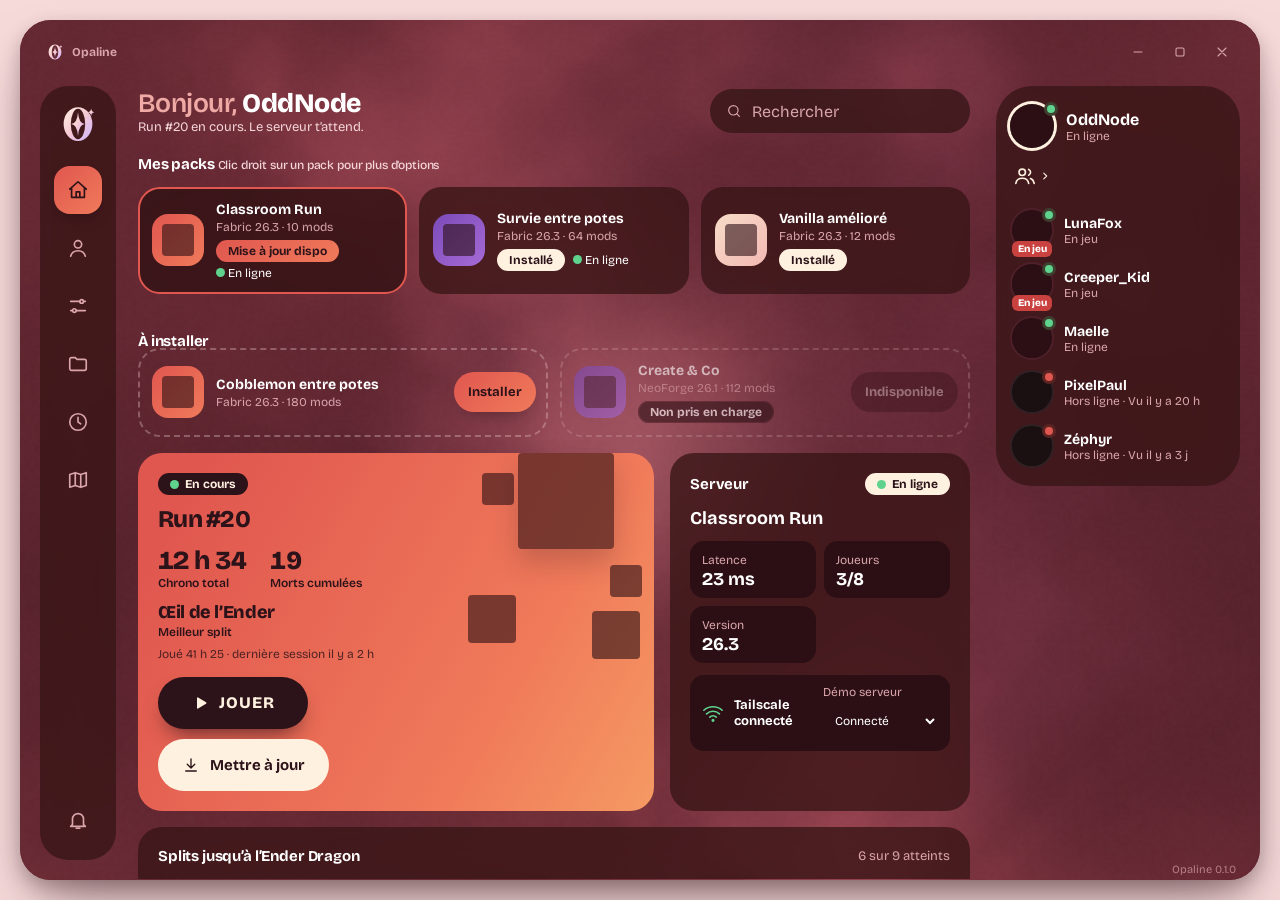
<file: opaline/ui/index.html>
<!doctype html>
<html lang="fr">
<head>
<meta charset="utf-8">
<meta name="viewport" content="width=device-width, initial-scale=1">
<title>Opaline</title>
<link rel="icon" href="data:image/svg+xml,%3Csvg xmlns='http://www.w3.org/2000/svg' viewBox='0 0 64 64'%3E%3Crect width='64' height='64' rx='14' fill='%232c1219'/%3E%3Cg fill='%23f6dcc8'%3E%3Cpath fill-rule='evenodd' d='M9 32a23 27 0 1 0 46 0a23 27 0 1 0 -46 0ZM20.5 32a11.5 24.4 0 1 0 23 0a11.5 24.4 0 1 0 -23 0Z'/%3E%3Cpath d='M32 13Q33.2 30.8 43 32Q33.2 33.2 32 51Q30.8 33.2 21 32Q30.8 30.8 32 13Z'/%3E%3C/g%3E%3C/svg%3E">
<link rel="stylesheet" href="styles.css">
</head>
<body>
<svg width="0" height="0" style="position:absolute" aria-hidden="true">
 <defs><linearGradient id="lg" x1="0" y1="0" x2="1" y2="1"><stop offset="0" stop-color="#fff1e0"/><stop offset=".5" stop-color="#f6c9d4"/><stop offset="1" stop-color="#c9b4ff"/></linearGradient></defs>
 <symbol id="logo-o" viewBox="0 0 64 64"><path fill="url(#lg)" fill-rule="evenodd" d="M9 32a23 27 0 1 0 46 0a23 27 0 1 0 -46 0ZM20.5 32a11.5 24.4 0 1 0 23 0a11.5 24.4 0 1 0 -23 0Z"/><path fill="url(#lg)" d="M32 13Q33.2 30.8 43 32Q33.2 33.2 32 51Q30.8 33.2 21 32Q30.8 30.8 32 13Z"/><path fill="url(#lg)" d="M53 7Q53.5 12 58 13Q53.5 14 53 19Q52.5 14 48 13Q52.5 12 53 7Z"/></symbol>
 <symbol id="i-home" viewBox="0 0 24 24"><path d="M3 11l9-8 9 8M5 10v10h14V10M10 20v-6h4v6"/></symbol>
 <symbol id="i-user" viewBox="0 0 24 24"><circle cx="12" cy="8" r="4"/><path d="M4 21c1-4 4-6 8-6s7 2 8 6"/></symbol>
 <symbol id="i-sliders" viewBox="0 0 24 24"><path d="M4 7h10M18 7h2M4 17h2M10 17h10"/><circle cx="16" cy="7" r="2"/><circle cx="8" cy="17" r="2"/></symbol>
 <symbol id="i-folder" viewBox="0 0 24 24"><path d="M3 7a2 2 0 012-2h4l2 2h8a2 2 0 012 2v8a2 2 0 01-2 2H5a2 2 0 01-2-2z"/></symbol>
 <symbol id="i-clock" viewBox="0 0 24 24"><circle cx="12" cy="12" r="9"/><path d="M12 7v5l3 2"/></symbol>
 <symbol id="i-bell" viewBox="0 0 24 24"><path d="M6 17V11a6 6 0 0112 0v6l2 2H4zM10 21h4"/></symbol>
 <symbol id="i-search" viewBox="0 0 24 24"><circle cx="11" cy="11" r="7"/><path d="M20 20l-4-4"/></symbol>
 <symbol id="i-copy" viewBox="0 0 24 24"><rect x="9" y="9" width="11" height="11" rx="2"/><path d="M5 15V6a2 2 0 012-2h9"/></symbol>
 <symbol id="i-x" viewBox="0 0 24 24"><path d="M6 6l12 12M18 6L6 18"/></symbol>
 <symbol id="i-wifi" viewBox="0 0 24 24"><path d="M2 9a15 15 0 0120 0M5 13a10 10 0 0114 0M8.5 16.5a5 5 0 017 0"/><circle cx="12" cy="20" r=".8"/></symbol>
 <symbol id="i-wrench" viewBox="0 0 24 24"><path d="M14.7 6.3a1 1 0 000 1.4l1.6 1.6a1 1 0 001.4 0l3.77-3.77a6 6 0 01-7.94 7.94l-6.91 6.91a2.12 2.12 0 01-3-3l6.91-6.91a6 6 0 017.94-7.94l-3.76 3.76z"/></symbol>
 <symbol id="i-users" viewBox="0 0 24 24"><circle cx="9" cy="8" r="3.5"/><path d="M2 20c.6-3.5 3.2-5.5 7-5.5s6.4 2 7 5.5M16 4.8a3.5 3.5 0 010 6.4M18 14.8c2 .6 3.4 2.4 4 5.2"/></symbol>
 <symbol id="i-chat" viewBox="0 0 24 24"><path d="M4 5h16a1 1 0 011 1v10a1 1 0 01-1 1H10l-5 4v-4H4a1 1 0 01-1-1V6a1 1 0 011-1z"/></symbol>
 <symbol id="i-min" viewBox="0 0 24 24"><path d="M6 12h12"/></symbol>
 <symbol id="i-max" viewBox="0 0 24 24"><rect x="6" y="6" width="12" height="12" rx="2"/></symbol>
 <symbol id="i-restore" viewBox="0 0 24 24"><path d="M9 8V7a1.5 1.5 0 011.5-1.5H17A1.5 1.5 0 0118.5 7v6.5A1.5 1.5 0 0117 15h-1"/><rect x="5.5" y="9" width="10" height="10" rx="1.5"/></symbol>
 <symbol id="i-chev" viewBox="0 0 24 24"><path d="M15 5l-7 7 7 7"/></symbol>
 <symbol id="i-play" viewBox="0 0 24 24"><path d="M8 5.5v13a1 1 0 001.5.9l10.5-6.5a1 1 0 000-1.8L9.5 4.6A1 1 0 008 5.5z" fill="currentColor" stroke="none"/></symbol>
 <symbol id="i-check" viewBox="0 0 24 24"><path d="M5 12.5l4.5 4.5L19 7.5"/></symbol>
 <symbol id="i-refresh" viewBox="0 0 24 24"><path d="M20 12a8 8 0 11-2.4-5.7M20 4v5h-5"/></symbol>
 <symbol id="i-down" viewBox="0 0 24 24"><path d="M12 4v11M7 11l5 5 5-5M5 20h14"/></symbol>
</svg>

<div class="dragtop" data-tauri-drag-region aria-hidden="true"></div>
<div class="window" id="app">
  <span class="appver" id="appVer" aria-label="Version d’Opaline"></span>
  <div class="toast" id="toast" role="status" aria-live="polite"></div>
  <div class="pkmenu" id="tabMenu" role="menu" aria-label="Options de l’onglet" hidden><button role="menuitem" data-m="open">Ouvrir le dossier</button><button role="menuitem" data-m="add">Ajouter un fichier…</button></div>
  <div class="pkmenu" id="pkMenu" role="menu" aria-label="Options du pack" hidden><button role="menuitem" data-a="open">Ouvrir le dossier</button><button role="menuitem" data-a="repair">Vérifier et réparer</button><hr role="separator"><button role="menuitem" data-a="del" class="danger">Désinstaller…</button></div>
  <div class="pkdlg" id="launcherDlg" hidden><div class="card" role="alertdialog" aria-modal="true" aria-labelledby="lcT">
    <h2 id="lcT">Le Launcher Minecraft est ouvert</h2>
    <p class="small mute" style="margin-top:6px">Opaline doit le fermer pour préparer le profil du pack. Ton jeu en cours, s’il y en a un, n’est jamais fermé.</p>
    <div class="row" style="justify-content:flex-end;gap:8px;margin-top:16px"><button class="btn sm" id="lcNo">Annuler</button><button class="btn sm primary" id="lcOk">Fermer et jouer</button></div></div></div>
  <div class="pkdlg" id="uninst" hidden><div class="card" role="alertdialog" aria-modal="true" aria-labelledby="dlgT">
    <h2 id="dlgT"></h2>
    <p class="small mute">Le pack est retiré de cet ordinateur ; il repasse dans « À installer ».</p>
    <ul class="small" style="margin:10px 0 0 18px;line-height:1.7"><li>Tes mondes et tes captures d’écran sont <b>sauvegardés automatiquement</b> (copie conservée « Avant désinstallation », restaurable).</li><li><b>Supprimés</b> : les mods, tes mods perso, les réglages, les cartes et waypoints (<code>journeymap/</code>, <code>xaero*</code>), les schematics, et les resource packs et shaders ajoutés à la main.</li><li>Les autres packs et les sauvegardes ne sont pas touchés.</li></ul>
    <div class="row" style="justify-content:flex-end;gap:8px;margin-top:16px"><button class="btn sm" id="uninstNo">Annuler</button><button class="btn sm danger" id="uninstOk">Désinstaller</button></div></div></div>

  <header class="titlebar" id="titlebar" data-tauri-drag-region>
    <div class="tt" data-tauri-drag-region><svg class="logo-svg" width="18" height="18" viewBox="0 0 64 64" aria-hidden="true"><use href="#logo-o"/></svg>Opaline</div>
    <div class="wbtns" role="group" aria-label="Fenêtre">
      <button type="button" class="wbtn" id="wMin" aria-label="Réduire"><svg class="i"><use href="#i-min"/></svg></button>
      <button type="button" class="wbtn" id="wMax" aria-label="Agrandir"><svg class="i"><use href="#i-max"/></svg></button>
      <button type="button" class="wbtn close" id="wClose" aria-label="Fermer"><svg class="i"><use href="#i-x"/></svg></button>
    </div>
  </header>

  <nav class="rail" id="rail" aria-label="Navigation principale">
    <div class="logo" role="img" aria-label="Opaline"><svg class="logo-svg" width="40" height="40" viewBox="0 0 64 64" aria-hidden="true"><use href="#logo-o"/></svg></div>
    <button data-view="home" aria-label="Accueil" aria-current="page"><svg class="i"><use href="#i-home"/></svg></button>
    <button data-view="account" aria-label="Compte"><svg class="i"><use href="#i-user"/></svg></button>
    <button data-view="settings" aria-label="Réglages"><svg class="i"><use href="#i-sliders"/></svg></button>
    <button data-view="files" aria-label="Fichiers et mods"><svg class="i"><use href="#i-folder"/></svg></button>
    <button data-view="history" aria-label="Historique des runs"><svg class="i"><use href="#i-clock"/></svg></button>
    <button data-view="map" aria-label="Carte du serveur" hidden><svg class="i" viewBox="0 0 24 24"><path d="M9 4 3 6v14l6-2 6 2 6-2V4l-6 2-6-2zM9 4v14M15 6v14"/></svg></button>
    <span class="spacer"></span>
    <button id="colToggle" class="coltoggle" aria-label="Joueurs du serveur" aria-expanded="false" aria-controls="col"><svg class="i"><use href="#i-users"/></svg></button>
    <button data-view="news" id="newsBtn" aria-label="Actualités et mises à jour"><svg class="i"><use href="#i-bell"/></svg><span class="badge" id="newsBadge" hidden></span></button>
  </nav>

  <main id="main" tabindex="-1">

  <section class="view login" id="v-login" aria-labelledby="loginT">
    <div class="art" aria-hidden="true"><svg class="logo-svg" width="96" height="96" viewBox="0 0 64 64" aria-hidden="true"><use href="#logo-o"/></svg></div>
    <h1 id="loginT">Opaline</h1>
    <p class="mute" style="max-width:42ch">Opaline, vos mondes entre amis. Connecte ton compte Microsoft pour installer les modpacks du groupe et les lancer.</p>
    <button class="btn primary" id="btnLogin" style="height:52px;padding:0 32px;font-size:16px">Se connecter avec Microsoft</button>
    <label class="small" style="display:flex;align-items:center;gap:8px;cursor:pointer"><input type="checkbox" id="keepLogin" checked> Rester connecté sur ce PC</label>
    <p class="small mute" id="loginMsg" role="status" hidden></p>
    <div id="officialBox" style="display:flex;flex-direction:column;align-items:center;gap:8px;margin-top:18px;width:min(320px,100%)">
      <input class="skn" id="mcName" maxlength="16" autocomplete="off" spellcheck="false" placeholder="Ton pseudo Minecraft (facultatif)" aria-label="Ton pseudo Minecraft (facultatif)">
      <button class="btn" id="btnOfficial" type="button">Jouer via le Launcher Minecraft</button>
      <p class="xs mute">Sans compte Opaline : le Launcher Minecraft connecte ton compte et lance le jeu.</p>
    </div>
    <button class="btn link small" id="btnDevice" type="button" style="background:none;border:0;color:var(--mute);text-decoration:underline;cursor:pointer;margin-top:10px">Le navigateur ne s&rsquo;ouvre pas&nbsp;? Utiliser un code</button>
    <div id="browserBox" hidden>
      <p class="mute" role="status" id="browserWait">Connexion en cours dans ton navigateur&hellip;</p>
      <div class="row" style="justify-content:center;margin-top:14px;flex-wrap:wrap">
        <button class="btn sm cream" id="reopenPage">Rouvrir la page</button>
        <button class="btn sm" id="cancelBrowser">Annuler</button>
      </div>
      <button class="btn link small" id="btnDevice2" type="button" style="background:none;border:0;color:var(--mute);text-decoration:underline;cursor:pointer;margin-top:10px">Le navigateur ne s&rsquo;ouvre pas&nbsp;? Utiliser un code</button>
    </div>
    <div id="codeBox" hidden>
      <p class="mute small">Ouvre <b style="color:var(--ink)" id="codeUri">microsoft.com/link</b> et saisis ce code :</p>
      <div class="code" id="codeVal" aria-live="polite">&nbsp;</div>
      <div class="row" style="justify-content:center;margin-top:14px;flex-wrap:wrap">
        <button class="btn sm" id="copyCode"><svg class="i" style="width:16px;height:16px"><use href="#i-copy"/></svg>Copier le code</button>
        <button class="btn sm cream" id="openUri">Ouvrir la page</button>
        <button class="btn sm" id="cancelLogin">Annuler</button>
      </div>
      <p class="xs mute" style="margin-top:12px" role="status" id="codeWait">En attente de validation&hellip;</p>
    </div>
  </section>

  <section class="view on" id="v-home" aria-labelledby="homeT">
    <div class="bar">
      <div><h1 id="homeT"><span style="color:#f0aaa5;font-weight:600" id="greet">Bonsoir,</span> <span id="homeName"></span></h1><p class="mute small" id="homeSub"></p></div>
      <label class="search"><svg class="i" style="width:18px;height:18px"><use href="#i-search"/></svg><span class="sr">Rechercher un pack</span><input type="search" id="packSearch" placeholder="Rechercher"></label>
    </div>
    <article class="card crash" id="crash" role="alert" hidden>
      <h2 id="crashT">Le jeu s&rsquo;est arrêté</h2>
      <ul class="crashl" id="crashList"></ul>
      <details class="small" style="margin-top:8px"><summary>Fin du journal</summary><pre id="crashLog"></pre></details>
      <div class="row" style="justify-content:flex-start;margin-top:10px"><button class="btn sm primary" id="crashRepair"><svg class="i" style="width:16px;height:16px"><use href="#i-wrench"/></svg>Vérifier et réparer</button><button class="btn sm" id="crashLogs">Ouvrir les logs</button><button class="btn sm" id="crashCopy"><svg class="i" style="width:16px;height:16px"><use href="#i-copy"/></svg>Copier le rapport</button><button class="btn sm" id="crashClose">Fermer</button></div>
    </article>
    <h2 class="sec" id="mineT">Mes packs <span class="mute xs" style="font-weight:500">Clic droit sur un pack pour plus d’options</span></h2>
    <div class="packs" id="packs" role="radiogroup" aria-labelledby="mineT"></div>
    <section id="availBox" hidden>
      <h2 class="sec" id="availT">À installer</h2>
      <div class="packs" id="packsAvail" role="radiogroup" aria-labelledby="availT"></div>
      <button class="btn sm more" id="availMore" hidden></button>
    </section>
    <div class="home" id="home">
      <article class="card hero" aria-labelledby="heroT">
        <div class="art" id="heroArt" aria-hidden="true"></div>
        <div>
          <span class="pill" id="runState"></span>
          <h2 id="heroT" style="margin-top:10px"></h2>
        </div>
        <div class="stats" id="heroStats"></div>
        <p class="xs" id="heroPlay" style="opacity:.8"></p>
        <div class="acts"><button class="play" id="btnPlay"><svg class="bi" aria-hidden="true"><use href="#i-play"/></svg><span class="bl">JOUER</span></button><button class="btn cream" id="btnUpd" hidden><svg class="bi i" aria-hidden="true"><use href="#i-down"/></svg><span class="bl">Mettre à jour</span></button></div>
      </article>

      <article class="card server" id="cardServer" aria-labelledby="srvT">
        <div class="row"><h2 id="srvT">Serveur</h2><span class="pill" id="srvPill"><span class="dot"></span>En ligne</span></div>
        <p style="font-weight:700;font-size:18px" id="srvName"></p>
        <div class="kv">
          <div><span class="xs mute">Latence</span><b id="lat">—</b></div>
          <div><span class="xs mute">Joueurs</span><b id="kvPl">—</b></div>
          <div><span class="xs mute">Version</span><b id="kvVer">—</b></div>
        </div>
        <p class="xs mute" id="srvMsg" role="status" hidden></p>
        <div class="ts" id="tsBox"><svg class="i" style="flex:none;color:var(--ok)"><use href="#i-wifi"/></svg>
          <div style="flex:1"><b id="tsT">Tailscale connecté</b><div class="mute xs" id="tsH" role="status"></div></div>
          <label class="xs mute" id="demoTsL" hidden style="display:flex;flex-direction:column;gap:2px">Démo serveur<select id="demoTs" style="padding:4px 8px;font-size:12px"><option value="">Connecté</option><option value="tailscaleDisconnected">Non connecté</option><option value="tailscaleNotInstalled">Non installé</option><option value="noAccess">Sans accès</option><option value="unexpectedServer">Autre serveur</option></select></label></div>
        <p class="xs mute" id="srvList" hidden>Ajouté à ta liste Multijoueur</p>
      </article>

      <article class="card splits" id="cardSplits" aria-labelledby="splT">
        <div class="row"><h2 id="splT">Splits jusqu&rsquo;à l&rsquo;Ender Dragon</h2><span class="small mute" id="splCount"></span></div>
        <ol class="splitrow" id="splits"></ol>
      </article>

      <article class="card stat" id="cardStat" aria-labelledby="statT">
        <h2 class="sr" id="statT">Mon temps de jeu</h2>
        <svg id="statSvg" viewBox="0 0 300 300" role="img" aria-label="Mon temps de jeu"></svg>
      </article>

      <article class="card deaths" id="cardDeaths" aria-labelledby="dthT">
        <div class="row"><h2 id="dthT">Dernières morts</h2><button class="btn sm" data-go="history">Tout voir</button></div>
        <ul class="list" id="deaths"></ul>
      </article>

      <article class="card news" id="cardNews" aria-labelledby="pnT"><h2 id="pnT">Nouveautés du pack</h2><div id="packNews"></div></article>
    </div>
  </section>

  <section class="view" id="v-account" aria-labelledby="accT">
    <div class="bar"><h1 id="accT">Compte</h1><span class="pill"><span class="dot"></span><span id="accSessionT">Session active</span></span></div>
    <div class="grid2">
      <article class="card" style="display:flex;gap:20px;align-items:center">
        <div id="fullSkin" style="background:var(--win-deep);border-radius:20px;padding:14px;flex:none"></div>
        <div style="display:flex;flex-direction:column;gap:10px;min-width:0">
          <div class="me"><div class="avatar" style="width:56px;height:56px" id="accAvatar"></div><div><h2 id="accName"></h2><div class="mute xs">Profil Minecraft Java</div></div></div>
          <div class="mute small">UUID <code style="color:var(--ink);overflow-wrap:anywhere" id="accUuid"></code></div>
          <span class="pill" style="align-self:flex-start" id="accPill">Connecté avec Microsoft</span>
          <button class="btn sm" id="btnLogout" style="align-self:flex-start">Se déconnecter</button>
          <div id="accPseudo" class="row" style="gap:8px;flex-wrap:nowrap" hidden><input class="skn" id="accMcName" maxlength="16" autocomplete="off" spellcheck="false" placeholder="Ton pseudo Minecraft" aria-label="Ton pseudo Minecraft" style="text-align:left"><button class="btn sm" id="accMcSave" type="button">Enregistrer</button></div>
          <button class="btn sm primary" id="btnLoginAcc" data-go="login" hidden style="align-self:flex-start">Se connecter avec Microsoft</button>
        </div>
      </article>
      <article class="card">
        <h2>État de la session</h2>
        <ul class="list" style="margin-top:12px;gap:10px;font-size:14px" id="sessionList"></ul>
      </article>
      <article class="card" id="capeCard">
        <h2 id="capeT">Cape</h2>
        <div role="radiogroup" aria-labelledby="capeT" style="margin-top:8px" id="capes"></div>
      </article>
    </div>
    <article class="card" aria-labelledby="ptT"><h2 id="ptT">Mon temps de jeu</h2><div id="ptBox"></div></article>
  <section aria-labelledby="wrT">
      <h2 id="wrT" style="font-size:18px">Garde-robe</h2>
      <p class="mute small" id="wrOff" hidden></p>
      <div class="wardrobe" id="wardrobe"><div id="skinCards" style="display:contents"></div>
        <article class="card imp"><h3>+ Importer un skin</h3>
          <label class="drop" id="drop"><input type="file" id="skinFile" accept="image/png">
            <svg class="i" style="width:28px;height:28px;color:var(--coral2)"><use href="#i-down"/></svg>
            <div style="font-weight:700;margin-top:6px">Glisse un PNG 64×64 ici</div><div class="xs mute" id="dropMsg">ou clique pour parcourir</div></label>
          <div class="row"><span class="small mute" id="modelLbl">Modèle de bras</span>
            <div class="seg sm" role="radiogroup" aria-labelledby="modelLbl" id="model"><button role="radio" aria-checked="true" data-m="classic">Classique</button><button role="radio" aria-checked="false" data-m="slim">Fin</button></div></div>
          <button class="btn primary" id="importSkin">Importer dans la garde-robe</button></article></div>
    </section>
  </section>

  <section class="view" id="v-settings" aria-labelledby="setT">
    <div class="bar"><h1 id="setT">Réglages</h1><span class="mute small">Appliqués au prochain lancement</span></div>
    <section class="ssec" aria-labelledby="sJeu"><h2 id="sJeu">Jeu</h2><div class="card scard">
      <div class="sbig"><b id="perfT">Mode de performance</b>
        <p class="small" id="autoMsg" style="color:var(--ok)" hidden>Réglé automatiquement pour ton PC. Tu peux le modifier ci-dessous.</p>
        <div class="perf" role="radiogroup" aria-labelledby="perfT" id="perf"></div></div>
      <div class="sbig field">
        <div class="row"><b><label for="mem">Mémoire allouée</label></b><b id="memV" style="font-size:20px"></b></div>
        <input type="range" id="mem" min="2" max="16" step="1" value="6" aria-describedby="memH">
        <div class="zone" aria-hidden="true" id="zone"></div>
        <p class="xs mute" id="memH"></p></div>
        <div class="srow"><div class="stx"><b id="blL">Plein écran fenêtré</b><span>Sans bordure, Alt+Tab instantané.</span><p class="small" id="blNote" role="status" style="margin-top:4px;color:var(--warn)" hidden></p></div>
          <span class="shelp" tabindex="0" role="note" aria-label="Ajoute et règle le mod Cubes Without Borders dans chaque pack, côté client seulement, sans toucher aux packs partagés. Désactivé : le mod est retiré." data-tip="Ajoute et règle le mod Cubes Without Borders dans chaque pack, côté client seulement, sans toucher aux packs partagés. Désactivé : le mod est retiré.">?</span><button class="sw" role="switch" aria-checked="false" aria-labelledby="blL" id="borderless"></button></div>
    </div></section>
    <section class="ssec" aria-labelledby="sLan"><h2 id="sLan">Lancement</h2><div class="card scard">
        <div class="srow"><div class="stx"><b id="lvL">Lancer le jeu avec</b><span id="lvH"></span></div>
          <div class="seg sm" id="launchVia" role="radiogroup" aria-labelledby="lvL" aria-describedby="lvH"><button role="radio" aria-checked="true" data-v="opaline">Opaline</button><button role="radio" aria-checked="false" data-v="official">Launcher Minecraft</button></div></div>
        <div class="srow"><div class="stx"><b id="jsL">Rejoindre le serveur au lancement</b><span id="jsH"></span></div>
          <button class="sw" role="switch" aria-checked="true" aria-labelledby="jsL" id="joinServer"></button></div>
        <div class="srow"><div class="stx"><b id="trL">Réduire près de l’horloge pendant le jeu</b><span>Opaline se cache et revient quand tu quittes.</span></div>
          <span class="shelp" tabindex="0" role="note" aria-label="Pendant une partie lancée par Opaline, la fenêtre se cache derrière son icône près de l’horloge (clic ou menu « Afficher Opaline » pour la rappeler)." data-tip="Pendant une partie lancée par Opaline, la fenêtre se cache derrière son icône près de l’horloge (clic ou menu « Afficher Opaline » pour la rappeler).">?</span><button class="sw" role="switch" aria-checked="true" aria-labelledby="trL" id="trayOnGame"></button></div>
    </div></section>
    <section class="ssec" aria-labelledby="sCpt"><h2 id="sCpt">Compte</h2><div class="card scard">
        <div class="srow"><div class="stx"><b id="nrL">Mémoriser la connexion sur ce PC</b><span>Désactivé : reconnexion à chaque démarrage.</span></div>
          <button class="sw" role="switch" aria-checked="false" aria-labelledby="nrL" id="noRemember"></button></div>
    </div></section>
    <section class="ssec" aria-labelledby="sNot"><h2 id="sNot">Notifications et Discord</h2><div class="card scard">
        <div class="srow"><div class="stx"><b id="nsL">Serveur de nouveau en ligne</b><span>Une notification quand le serveur d’un pack revient.</span></div>
          <span class="shelp" tabindex="0" role="note" aria-label="Seulement quand un serveur passe de hors ligne à en ligne, jamais pour les connexions de joueurs." data-tip="Seulement quand un serveur passe de hors ligne à en ligne, jamais pour les connexions de joueurs.">?</span><button class="sw" role="switch" aria-checked="true" aria-labelledby="nsL" id="notifyServer"></button></div>
        <div class="srow"><div class="stx"><b id="dcL">Statut Discord</b><span>« Joue à &lt;pack&gt; » sur ton profil Discord.</span></div>
          <span class="shelp" tabindex="0" role="note" aria-label="Seulement si Discord est ouvert et pour une partie lancée par Opaline (pas via le Launcher Minecraft)." data-tip="Seulement si Discord est ouvert et pour une partie lancée par Opaline (pas via le Launcher Minecraft).">?</span><button class="sw" role="switch" aria-checked="true" aria-labelledby="dcL" id="discordPresence"></button></div>
    </div></section>
    <section class="ssec" aria-labelledby="sApp"><h2 id="sApp">Apparence</h2><div class="card scard">
        <div class="srow"><div class="stx"><b id="bgL">Fond animé</b><span>Dégradé discret qui suit la souris.</span></div>
          <span class="shelp" tabindex="0" role="note" aria-label="Mis en pause quand la fenêtre est cachée ou pendant une partie. Désactivé : fond fixe." data-tip="Mis en pause quand la fenêtre est cachée ou pendant une partie. Désactivé : fond fixe.">?</span><button class="sw" role="switch" aria-checked="true" aria-labelledby="bgL" id="bgAnim"></button></div>
    </div></section>
    <p class="small mute" style="margin:2px 4px 0">Shaders et copie des réglages entre packs : dans <b>Fichiers &amp; mods</b>, pour le pack choisi.</p>
  </section>

  <section class="view" id="v-map" aria-labelledby="mapT">
    <div class="bar"><h1 id="mapT">Carte</h1><span class="mute small" id="mapSub"></span></div>
    <article class="card mapcard">
      <div class="row" style="padding:12px 16px;gap:10px"><span class="small mute" id="mapMsg" role="status">Chargement de la carte…</span><button class="btn sm" id="mapPop">Ouvrir en grand</button></div>
      <iframe id="mapFrame" title="Carte du serveur" sandbox="allow-scripts allow-same-origin" referrerpolicy="no-referrer" hidden></iframe>
    </article>
  </section>

  <section class="view" id="v-files" aria-labelledby="fT">
    <div class="bar"><h1 id="fT">Fichiers &amp; mods</h1>
      <div class="facts" id="fileActs"><button class="btn primary" id="btnRepair"><svg class="i" style="width:18px;height:18px"><use href="#i-wrench"/></svg>Vérifier et réparer</button><button class="btn danger" id="btnUninst">Désinstaller</button></div>
      <button class="btn burger" id="fileBurger" aria-label="Actions du pack" aria-haspopup="menu" aria-expanded="false"><svg class="i" viewBox="0 0 24 24" style="width:20px;height:20px"><path d="M4 7h16M4 12h16M4 17h16"/></svg></button></div>
    <div class="seg" id="filePacks" role="radiogroup" aria-label="Pack concerné" style="align-self:flex-start;flex-wrap:wrap"></div>
    <div class="files" id="folders" role="tablist" aria-label="Contenu du pack"></div>
    <div class="ftab" data-tab="mods" role="tabpanel">
    <article class="card" id="extraCard" hidden>
      <div class="row"><h2>Mes mods</h2><button class="btn sm" id="extraAdd">Ajouter un .jar</button><input type="file" id="extraFile" accept=".jar" multiple hidden></div>
      <p class="small mute" style="margin-top:6px">Tes mods perso restent sur cet ordinateur, à part du pack partagé : la mise à jour du pack ne les supprime jamais. Ajoute un .jar (CurseForge, etc.) ou cherche sur Modrinth ; les dépendances requises sont ajoutées avec.</p>
      <div class="drop" id="extraDrop" tabindex="0">Glisse ici un .jar (mod), ou un .zip de resource pack ou de shader</div>
      <div class="row" style="justify-content:flex-start;margin-top:10px"><label class="search" style="flex:1;min-width:220px"><span class="sr">Rechercher un mod sur Modrinth</span><input type="search" id="mrQ" placeholder="Rechercher un mod"></label><button class="btn sm primary" id="mrGo">Rechercher</button></div>
      <p class="small" id="extraMsg" style="margin-top:8px" role="status"></p>
      <div id="mrBox"></div><div id="extraBox"></div>
    </article>
    <article class="card"><div class="row"><h2>Mods installés</h2><button class="btn sm" data-open="mods">Ouvrir le dossier</button></div><div id="modsBox"></div></article>
    </div>
    <div class="ftab" data-tab="shaderpacks" role="tabpanel" hidden>
    <article class="card" id="shaderCard" hidden>
      <div class="row"><h2 id="shT"><label for="shSel">Shaders</label></h2><select id="shSel"></select></div>
      <div id="shOn">
        <p class="small mute" style="margin-top:6px">Shader utilisé par ce pack. Cherche-en un sur Modrinth (il est téléchargé puis activé) ou ajoute un .zip depuis ton ordinateur.</p>
        <div class="row" style="justify-content:flex-start;margin-top:10px;gap:8px"><label class="search" style="flex:1;min-width:220px"><span class="sr">Rechercher un shader sur Modrinth</span><input type="search" id="shQ" placeholder="Rechercher un shader"></label><button class="btn sm primary" id="shGo">Rechercher</button><button class="btn sm" id="shZip">Ajouter un .zip…</button></div>
        <div id="shBox"></div>
      </div>
      <div id="shOff"><p class="small mute" style="margin-top:6px">Ce pack n'a pas Iris, nécessaire aux shaders.</p><button class="btn primary" id="shIris" style="margin-top:10px">Activer les shaders</button></div>
      <p class="small" id="shMsg" role="status" style="margin-top:6px"></p>
    </article>
    <article class="card" id="packsCard" hidden>
      <div class="row"><h2>Mes resource packs et shaders</h2><span class="row" style="gap:8px"><button class="btn sm" id="packsAdd">Ajouter…</button><button class="btn sm" data-open="shaderpacks">Ouvrir le dossier</button></span><input type="file" id="packsFile" accept=".zip" multiple hidden></div>
      <p class="small mute" style="margin-top:6px">Ajoute un .zip de resource pack ou de shader (détecté d’après son contenu, 500 Mo au plus), ou glisse-le dans la zone ci-dessus. Il reste sur cet ordinateur : la mise à jour ou la réparation du pack ne le supprime jamais.</p>
      <div id="packsBox"></div>
    </article>
    </div>
    <div class="ftab" data-tab="screenshots" role="tabpanel" hidden>
    <article class="card"><div class="row"><h2>Captures d’écran</h2><button class="btn sm" data-open="screenshots">Ouvrir le dossier</button></div><div id="shotsBox"></div></article>
    </div>
    <div class="ftab" data-tab="logs" role="tabpanel" hidden>
    <article class="card"><div class="row"><h2>Dernier journal du jeu</h2><span class="row" style="gap:8px"><button class="btn sm" id="logCopy"><svg class="i" style="width:16px;height:16px"><use href="#i-copy"/></svg>Copier</button><button class="btn sm" data-open="logs">Ouvrir le dossier</button></span></div><pre class="logv" id="logBox"></pre></article>
    </div>
    <div class="ftab" data-tab="instance" role="tabpanel" hidden>
    <div class="grid2 filesgrid"><article class="card" id="packCard"></article>
    <article class="card" id="backupsCard"><div class="row"><h2>Sauvegardes des mondes</h2><button class="btn sm" id="backupsOpen">Ouvrir le dossier</button></div>
      <p class="small mute" style="margin-top:6px">Copie de tes mondes avant chaque installation, mise à jour ou réparation. Les 3 plus récentes sont gardées.</p><div id="backupsBox"></div></article></div>
    <article class="card field">
        <h2 id="cpT">Copier mes réglages d’un pack vers un autre</h2>
        <p class="small mute" style="margin-top:2px">Les réglages de la destination sont fusionnés (le reste est conservé) et son ancien fichier est gardé en <code>options.txt.bak</code>. Les réglages de performance ne sont jamais copiés.</p>
        <div class="row" style="justify-content:flex-start;gap:12px;flex-wrap:wrap;margin-top:10px">
          <label class="small">De <select id="cpFrom"></select></label><label class="small">Vers <select id="cpTo"></select></label>
        </div>
        <div class="row" id="cpCats" style="justify-content:flex-start;gap:6px 16px;flex-wrap:wrap;margin-top:10px" role="group" aria-labelledby="cpT"></div>
        <div class="row" style="justify-content:flex-start;margin-top:12px"><button class="btn sm primary" id="cpGo">Copier</button><span class="small mute" id="cpMsg" role="status"></span></div>
      </article>
    </div>
    <div class="lightbox" id="shotLb" hidden><button class="lbx" id="lbClose" aria-label="Fermer">×</button><button class="lbn" data-d="-1" aria-label="Précédente">‹</button><img id="lbImg" alt=""><button class="lbn" data-d="1" aria-label="Suivante">›</button><div class="lbbar"><span class="small" id="lbName"></span><button class="btn sm" id="lbCopy"><svg class="i" style="width:16px;height:16px"><use href="#i-copy"/></svg>Copier l’image</button></div></div>
  </section>

  <section class="view" id="v-history" aria-labelledby="hT">
    <div class="bar"><h1 id="hT">Historique</h1><span class="mute small" id="histSum"></span></div>
    <div class="hstats" id="histStats"></div>
    <div class="grid2">
      <article class="card" id="runsCard"><h2>Runs</h2>
        <table style="margin-top:8px"><thead><tr><th>Run</th><th>Durée</th><th>Morts</th><th>Meilleur split</th></tr></thead><tbody id="runs"></tbody></table><p class="mute small" id="runsEmpty" hidden style="margin-top:10px">Aucune run enregistrée.</p></article>
      <article class="card" id="dthDetail" aria-live="polite" style="align-self:start"></article>
    </div>
  </section>

  <section class="view" id="v-news" aria-labelledby="nT">
    <div class="bar"><h1 id="nT">Actualités</h1></div>
    <div class="banner" id="banner" role="region" aria-label="Mise à jour du launcher" hidden><svg class="i"><use href="#i-down"/></svg><b id="bannerT"></b><button class="btn sm" id="updInstall" hidden>Mettre à jour</button><button class="btn sm" id="updLauncher">Télécharger</button><button class="x" id="dismiss" aria-label="Fermer la bannière"><svg class="i" style="width:18px;height:18px"><use href="#i-x"/></svg></button></div>
    <div class="grid2" id="newsCards"></div>
  </section>
  </main>

  <aside class="col" id="col" aria-label="Joueurs du serveur">
    <article class="card meCard">
      <div class="me" id="meBtn" data-go="account" title="Mon compte"><div class="avwrap"><div class="avatar" id="meAvatar"></div><span class="dot" id="meDot" role="img" aria-label="En ligne"></span></div><span class="ingame" id="meGame" hidden>En jeu</span><div class="mtx"><b id="meName"></b><div class="xs mute" id="meSt">En ligne</div></div></div>
    </article>
    <button type="button" class="colx" id="colExpand" aria-expanded="true" aria-controls="col" aria-label="Réduire la liste des amis"><svg class="i"><use href="#i-users"/></svg><svg class="i chev" aria-hidden="true"><use href="#i-chev"/></svg><span class="lbl">Réduire</span></button>
    <article class="card onl"><h2 class="sr">Amis, <span id="onCount"></span> en ligne</h2><div id="online"></div><div id="offline"></div></article>
  </aside>

  <div class="prog" id="prog" role="status"><svg class="i" style="color:var(--coral2)"><use href="#i-down"/></svg>
    <div style="min-width:0"><b id="progT" class="small">Téléchargement</b><div class="xs mute" id="progS"></div></div>
    <div class="track" role="progressbar" aria-valuemin="0" aria-valuemax="100" aria-valuenow="0" id="track" aria-label="Progression"><i id="bar"></i></div><b id="pct" style="width:44px;text-align:right;font-variant-numeric:tabular-nums">0 %</b></div>
</div>
<script type="module" src="app.js"></script>
</body>
</html>
</file>
<file: opaline/ui/styles.css>
/* Polices embarquées, licence SIL OFL 1.1 (fonts/OFL-*.txt) :
   Bricolage Grotesque (c) 2022 The Bricolage Grotesque Project Authors.
   Sous-ensemble latin, polices variables (source : Google Fonts). */
@font-face{font-family:'Bricolage Grotesque';font-style:normal;font-weight:400 800;font-stretch:100%;font-display:swap;src:url(fonts/BricolageGrotesque-latin.woff2) format('woff2');unicode-range:U+0000-00FF, U+0131, U+0152-0153, U+02BB-02BC, U+02C6, U+02DA, U+02DC, U+0304, U+0308, U+0329, U+2000-206F, U+20AC, U+2122, U+2191, U+2193, U+2212, U+2215, U+FEFF, U+FFFD}
:root{
  --outer:#f6d9d9; --win:#6b2b34; --win-deep:#2c0f14; --panel:rgba(54,22,23,.78); --panel-hi:rgba(48,19,20,.82); --line:#4e2029;
  --coral:#e0574f; --coral2:#f07a5a; --cream:#fff1e0; --ink:#fff; --mute:#d9a5ab; --on-coral:#2c1219;
  --ok:#5fd38d; --warn:#ffc46b; --bad:#ff8a80;
  --grad:linear-gradient(135deg,var(--coral),var(--coral2));
  --ease:cubic-bezier(.22,1,.36,1);
  --font:"Bricolage Grotesque",system-ui,"Segoe UI",sans-serif;
}
*{box-sizing:border-box;margin:0}
html,body{height:100%}
/* Bande au-dessus de la fenêtre : déplaçable elle aussi, pour attraper tout le haut. */
.appver{position:absolute;right:calc(var(--pad) + 4px);bottom:max(2px,calc(var(--pad) / 2 - 7px));font-size:11px;line-height:14px;color:var(--mute);opacity:.7;pointer-events:none;user-select:none}
.dragtop{position:fixed;top:0;left:0;right:0;height:var(--edge);z-index:1}
body:has(.window.max) .dragtop{display:none}
body{--edge:clamp(0px,1.6vw,24px);background:var(--outer);font-family:var(--font);color:var(--ink);display:flex;padding:var(--edge);-webkit-font-smoothing:antialiased}
::selection{background:var(--coral);color:var(--on-coral)}
:focus-visible{outline:3px solid var(--cream);outline-offset:3px;border-radius:12px}
button,input,select{font:inherit;color:inherit}
button{cursor:pointer;border:0;background:none}
svg.px{image-rendering:pixelated;shape-rendering:crispEdges;display:block}
.window{--rail:76px;--pad:clamp(12px,1.6vw,20px);width:100%;max-width:2000px;max-height:1250px;height:100%;margin:auto;background:var(--win);border-radius:clamp(16px,2.4vw,40px);padding:var(--pad);display:grid;grid-template-columns:var(--rail) minmax(0,1fr) clamp(208px,19vw,264px);gap:clamp(12px,1.6vw,20px);box-shadow:0 30px 60px -20px rgba(44,18,25,.55),0 8px 18px rgba(44,18,25,.25);position:relative;overflow:hidden}
/* rail */
.rail{background:var(--panel);border-radius:28px;display:flex;flex-direction:column;align-items:center;padding:16px 0;gap:10px}
.logo{width:44px;height:44px;margin-bottom:10px;display:grid;place-items:center}
.rail button{width:48px;height:48px;border-radius:16px;display:grid;place-items:center;color:var(--mute);transition:background .2s var(--ease),color .2s,transform .2s var(--ease);position:relative}
.rail button:hover{background:var(--win-deep);color:var(--ink);transform:translateY(-1px)}
.rail button[aria-current=page]{background:var(--grad);color:var(--on-coral);box-shadow:0 8px 16px -6px rgba(0,0,0,.35)}
.rail .spacer{flex:1}
.rail .coltoggle{display:none}
.badge{position:absolute;top:8px;right:8px;width:10px;height:10px;border-radius:50%;background:var(--cream);border:2px solid var(--win-deep)}
svg.i{width:22px;height:22px;fill:none;stroke:currentColor;stroke-width:1.8;stroke-linecap:round;stroke-linejoin:round}
/* main */
main{min-width:0;container:main/inline-size;display:flex;flex-direction:column;gap:16px;overflow-y:auto;padding:2px 6px 6px 2px;}
/* Barre de défilement fine et discrète (pas de scrollbar-width/-color : Chromium ignorerait alors ces règles) */
main::-webkit-scrollbar,.col::-webkit-scrollbar{width:5px}
main::-webkit-scrollbar-track,.col::-webkit-scrollbar-track{background:transparent}
main::-webkit-scrollbar-thumb,.col::-webkit-scrollbar-thumb{background:rgba(30,8,12,.22);border-radius:5px}
main::-webkit-scrollbar-thumb:hover,.col::-webkit-scrollbar-thumb:hover{background:rgba(30,8,12,.4)}
.bar{flex-wrap:wrap;display:flex;align-items:center;justify-content:space-between;gap:16px}
h1{font-size:clamp(22px,3.2cqi,30px);font-weight:800;letter-spacing:-.02em;line-height:1.15}
h2{font-size:18px;font-weight:700;letter-spacing:-.01em}
h3{font-size:15px;font-weight:700}
.card h2{font-size:15px}
.mute{color:var(--mute)} .small{font-size:13px} .xs{font-size:12px}
.search{display:flex;align-items:center;gap:8px;background:var(--panel);border-radius:999px;padding:0 16px;height:44px;width:100%;flex:1 1 180px;max-width:260px;color:var(--mute);transition:box-shadow .2s}
.search:focus-within{box-shadow:0 0 0 2px var(--coral)}
.search input{background:none;border:0;outline:0;width:100%;color:var(--ink)} .search input::placeholder{color:var(--mute)}
.search input::-webkit-search-cancel-button{-webkit-appearance:none;appearance:none;width:14px;height:14px;cursor:pointer;background:var(--coral);-webkit-mask:url("data:image/svg+xml,%3Csvg xmlns='http://www.w3.org/2000/svg' viewBox='0 0 14 14'%3E%3Cpath d='M2 2l10 10M12 2L2 12' stroke='%23000' stroke-width='2.2' stroke-linecap='round'/%3E%3C/svg%3E") center/contain no-repeat;mask:url("data:image/svg+xml,%3Csvg xmlns='http://www.w3.org/2000/svg' viewBox='0 0 14 14'%3E%3Cpath d='M2 2l10 10M12 2L2 12' stroke='%23000' stroke-width='2.2' stroke-linecap='round'/%3E%3C/svg%3E") center/contain no-repeat}
.card{background:var(--panel);border-radius:24px;padding:20px;position:relative;min-width:0;container-type:inline-size}
.btn{display:inline-flex;flex-shrink:0;align-items:center;justify-content:center;gap:8px;height:42px;padding:0 20px;border-radius:999px;font-weight:700;font-size:14px;background:var(--win-deep);color:var(--ink);transition:transform .2s var(--ease),background .2s,box-shadow .2s}
.btn:hover{background:#5a2630;transform:translateY(-1px)}
.btn.primary{background:var(--grad);color:var(--on-coral);box-shadow:0 10px 20px -8px rgba(0,0,0,.35)}
.btn.primary:hover{filter:brightness(1.07)}
.btn.cream{background:var(--cream);color:var(--on-coral)} .btn.cream:hover{background:#fff}
.btn.sm{height:40px;padding:0 14px;font-size:13px}
.btn:disabled{opacity:.55;cursor:not-allowed;transform:none}
.pill{display:inline-flex;align-items:center;gap:6px;padding:4px 12px;border-radius:999px;font-size:12px;font-weight:700;background:var(--cream);color:var(--on-coral)}
.dot{width:9px;height:9px;border-radius:50%;background:var(--ok);display:inline-block;flex:none}
.dot.off{background:var(--bad)} .dot.idle{background:#8a6870}
.view{display:none;flex-direction:column;gap:16px;animation:in .3s var(--ease)}
.view.on{display:flex}
@keyframes in{from{opacity:0;transform:translateY(8px)}}
/* home */
.home{display:grid;grid-template-columns:minmax(0,1fr);grid-template-areas:var(--areas-n);gap:16px}
.news{grid-area:news}
.hero{grid-area:hero;background:linear-gradient(120deg,#e0574f 10%,#f07a5a 70%,#f59a63);color:var(--on-coral);min-height:236px;overflow:visible;display:grid;grid-template-columns:minmax(0,1fr) clamp(110px,20cqi,210px);align-content:space-between;gap:0 8px}
.hero>*{grid-column:1}
.hero h2{font-size:clamp(24px,3.4cqi,34px);font-weight:800;letter-spacing:-.03em;color:var(--on-coral);overflow-wrap:anywhere}
.hero .pill{background:#2c1219;color:var(--cream)}
.hero .stats{display:flex;flex-wrap:wrap;gap:10px 24px;margin:12px 0}
.hero .stats b{display:block;font-size:clamp(20px,6cqi,26px);font-weight:800;font-variant-numeric:tabular-nums;letter-spacing:-.02em}
.hero .stats span{font-size:12px;font-weight:600}
.hero .art{grid-column:2;grid-row:1/4;position:relative;align-self:start;margin:-34px -10px 0 0;height:220px;pointer-events:none}
.hero .art .dragon{position:absolute;right:0;top:0;width:min(100%,160px);height:auto;aspect-ratio:1;filter:drop-shadow(0 14px 14px rgba(44,18,25,.35));animation:float 5s ease-in-out infinite}
.hero .art .eye{position:absolute;left:0;bottom:16px;width:48px;height:48px;animation:float 4s ease-in-out -1s infinite}
.hero .art .dia{position:absolute;right:4px;bottom:0;width:48px;height:48px;animation:float 6s ease-in-out -2s infinite}
.hero .acts{display:flex;gap:10px;flex-wrap:wrap}
@keyframes float{50%{transform:translateY(-8px)}}
.play{height:56px;padding:0 clamp(24px,8cqi,40px);font-size:clamp(15px,4cqi,18px);letter-spacing:.06em;font-weight:800;background:#2c1219;color:var(--cream);border-radius:999px;box-shadow:0 12px 22px -10px rgba(44,18,25,.8);transition:transform .2s var(--ease),background .2s}
.play:hover{transform:translateY(-2px) scale(1.02);background:#000}
.play:disabled{opacity:.6;cursor:not-allowed;transform:none}
.server{grid-area:server;display:flex;flex-direction:column;gap:12px}
.addr{display:flex;align-items:center;gap:8px;background:var(--win-deep);border-radius:14px;padding:8px 8px 8px 14px;font-family:ui-monospace,Consolas,monospace;font-size:13px;justify-content:space-between}
.addr code{overflow:hidden;text-overflow:ellipsis;white-space:nowrap}
.kv{display:grid;grid-template-columns:repeat(auto-fit,minmax(84px,1fr));gap:8px}
.kv div{background:var(--win-deep);border-radius:14px;padding:8px 12px}
.kv b{display:block;font-size:18px;font-variant-numeric:tabular-nums}
.ts{display:flex;gap:10px;align-items:center;border-radius:14px;padding:10px 12px;font-size:13px;background:var(--win-deep)}
.ts.bad{background:#5a2228}
.splits{grid-area:splits}
.splitrow{display:grid;grid-template-columns:repeat(auto-fit,minmax(70px,1fr));gap:8px;margin-top:14px;list-style:none;padding:0}
.split{border-radius:18px;padding:10px 4px;text-align:center;background:var(--win-deep);border:2px solid transparent;transition:transform .2s var(--ease)}
.split:hover{transform:translateY(-3px)}
.split svg,.split img{display:block;margin:0 auto 6px;width:48px;height:48px;image-rendering:pixelated}
.split.next img{filter:grayscale(1);opacity:.55}
.split b{display:block;font-size:12px;line-height:1.2;min-height:30px}
.split span{font-size:11px;font-variant-numeric:tabular-nums;color:var(--mute)}
.split.done{background:var(--panel-hi)}
.split.cur{border-color:var(--coral);box-shadow:0 6px 14px -6px rgba(0,0,0,.5)}
.split.next b{color:var(--mute)} .split.next svg{filter:grayscale(1) brightness(.75)}
.deaths{grid-area:deaths}
.list{list-style:none;padding:0;display:flex;flex-direction:column;gap:6px;margin-top:10px}
.list li>button{width:100%;display:flex;align-items:center;gap:12px;text-align:left;padding:8px 10px;border-radius:14px;transition:background .2s}
.list li>button:hover{background:var(--panel-hi)}
.list .t{flex:1;min-width:0;font-size:13px;line-height:1.35} .list .t b{display:block;font-size:14px}
.run{font-size:12px;font-weight:700;color:var(--mute)}
/* right column */
.col{display:flex;flex-direction:column;gap:16px;overflow-y:auto;}
.me{display:flex;align-items:center;gap:12px}
.avatar{width:44px;height:44px;border-radius:50%;background:var(--win-deep);overflow:hidden;flex:none;display:grid;place-items:center}
.avwrap{position:relative;flex:none}
.avwrap .dot{position:absolute;right:-1px;bottom:0;border:2px solid var(--panel);width:13px;height:13px;box-sizing:border-box}
.pl{display:flex;align-items:center;gap:12px;padding:6px 0}
.pl .n{font-weight:700;font-size:14px} .pl .s{font-size:12px;color:var(--mute)}
.pl.off .avatar{filter:grayscale(.8) brightness(.8)}
/* forms */
.grid2{display:grid;grid-template-columns:minmax(0,1fr);gap:16px}
.filesgrid{align-items:start}
.row{display:flex;align-items:center;gap:12px;justify-content:space-between;flex-wrap:wrap}
.seg{display:inline-flex;background:var(--win-deep);border-radius:999px;padding:4px;gap:2px}
.seg button{min-height:40px;padding:9px 16px;border-radius:999px;font-weight:700;font-size:13px;color:var(--mute);transition:background .2s,color .2s}
.seg button[aria-checked=true]{background:var(--cream);color:var(--on-coral)}
.drop{position:relative;border:2px dashed var(--line);border-radius:20px;padding:20px;text-align:center;transition:border-color .2s,background .2s;cursor:pointer;display:block}
.drop:hover,.drop.over,.drop:focus-within{border-color:var(--coral);background:rgba(224,87,79,.08)}
.drop input{position:absolute;opacity:0;width:1px;height:1px}
.opt{display:flex;align-items:center;gap:12px;padding:8px 10px;border-radius:14px;cursor:pointer;transition:background .2s}
.opt:hover{background:var(--panel-hi)} .opt input{accent-color:var(--coral);width:18px;height:18px}
.perf{display:grid;grid-template-columns:repeat(auto-fit,minmax(170px,1fr));gap:12px}
.perf button{background:var(--win-deep);border-radius:20px;padding:16px;text-align:left;border:2px solid transparent;transition:transform .2s var(--ease),border-color .2s;display:flex;flex-direction:column;gap:6px}
.perf button:hover{transform:translateY(-2px)}
.perf button[aria-checked=true]{border-color:var(--coral);background:var(--panel-hi)}
.perf ul{padding-left:16px;font-size:12px;color:var(--mute);line-height:1.5}
.field{display:flex;flex-direction:column;gap:8px}
input[type=range]{width:100%;accent-color:var(--coral);height:40px}
.zone{height:10px;border-radius:6px;background:linear-gradient(90deg,var(--line) 0 var(--z1,28.5%),var(--ok) var(--z1,28.5%) var(--z2,43%),var(--line) var(--z2,43%) 100%)}
.sw{width:48px;height:28px;border-radius:999px;background:var(--win-deep);position:relative;transition:background .2s;flex:none;border:1px solid var(--line)}
.sw::before{content:"";position:absolute;inset:-6px}
.sw::after{content:"";position:absolute;left:3px;top:3px;width:20px;height:20px;border-radius:50%;background:var(--mute);transition:transform .2s var(--ease),background .2s}
.sw[aria-checked=true]{background:var(--coral)} .sw[aria-checked=true]::after{transform:translateX(20px);background:var(--cream)}
select{background:var(--win-deep);border:0;border-radius:12px;min-height:40px;padding:10px 12px;color:var(--ink)}
table{width:100%;border-collapse:collapse;font-size:13px}
th{text-align:left;color:var(--mute);font-weight:600;padding:6px 10px;font-size:12px}
td{padding:9px 10px;border-top:1px solid var(--line);font-variant-numeric:tabular-nums}
tbody tr.sel td,tbody tr:hover td{background:var(--panel-hi)} tbody tr[tabindex]{cursor:pointer}
.ok{color:var(--ok);font-weight:700}
.tag{font-size:11px;font-weight:700;padding:2px 8px;border-radius:999px;white-space:nowrap;display:inline-block;background:var(--win-deep);color:var(--mute)}
.files{display:grid;grid-template-columns:repeat(auto-fit,minmax(130px,1fr));gap:12px}
.files button{background:var(--panel);border-radius:20px;padding:16px 8px;display:flex;flex-direction:column;align-items:center;gap:8px;font-weight:700;font-size:13px;transition:transform .2s var(--ease),background .2s}
.files button:hover{background:var(--panel-hi);transform:translateY(-2px)}
.files .ic{width:44px;height:44px;border-radius:14px;background:var(--grad);color:var(--on-coral);display:grid;place-items:center}
.note{border-radius:16px;background:var(--win-deep);padding:14px;margin-top:10px}
.note h3{display:flex;justify-content:space-between;gap:8px;align-items:center}
.note ul{padding-left:18px;margin-top:8px;font-size:13px;line-height:1.55;color:var(--mute)}
.banner{background:var(--cream);color:var(--on-coral);border-radius:20px;padding:14px 16px;display:flex;align-items:center;gap:14px}
.banner b{flex:1}
.banner .btn{background:var(--win-deep);color:var(--cream)}
.banner .x{width:40px;height:40px;border-radius:50%;display:grid;place-items:center;color:var(--on-coral)} .banner .x:hover{background:rgba(44,18,25,.12)}
/* progress + toast */
.prog{position:relative;grid-column:1/-1;background:var(--win-deep);border-radius:20px;padding:12px 16px;display:none;gap:14px;align-items:center;box-shadow:0 12px 24px rgba(0,0,0,.4);z-index:5;border:1px solid var(--line)}
.prog.on{display:flex;animation:in .3s var(--ease)}
.track{flex:1;height:10px;background:var(--panel);border-radius:6px;overflow:hidden}
.track i{display:block;height:100%;width:0;background:var(--grad);border-radius:6px;transition:width .2s linear}
.toast{position:absolute;top:24px;left:50%;transform:translate(-50%,-30px);background:var(--cream);color:var(--on-coral);border-radius:999px;padding:12px 22px;font-weight:700;font-size:14px;opacity:0;pointer-events:none;transition:transform .25s var(--ease),opacity .25s;z-index:10}
.toast.on{opacity:1;transform:translate(-50%,0)}
/* login */
.login{align-items:center;justify-content:center;text-align:center;min-height:100%;gap:18px;overflow-y:auto}
.login>*{flex-shrink:0}
.login .art{display:flex;gap:10px;align-items:flex-end;margin-bottom:6px}
.code{font-size:clamp(28px,6cqi,48px);font-weight:800;letter-spacing:.14em;background:var(--win-deep);border-radius:20px;padding:14px 28px;font-family:ui-monospace,Consolas,monospace;color:var(--cream);margin-top:8px}
.sr{position:absolute;width:1px;height:1px;overflow:hidden;clip:rect(0 0 0 0)}
.graph{background:var(--win-deep);border-radius:18px;padding:12px}
[hidden]{display:none!important}
@container main (min-width:780px){
  .home{grid-template-columns:minmax(0,1fr) minmax(300px,36%);grid-template-areas:var(--areas-w)}
}
@container main (min-width:700px){ .grid2{grid-template-columns:1fr 1fr} }
@container main (min-width:760px){ .filesgrid{grid-template-columns:minmax(0,1fr) 340px} }
@media (max-width:1180px){ .window{--rail:68px} }
@media (max-width:900px){
  .window{grid-template-columns:minmax(0,1fr);grid-template-rows:auto minmax(0,1fr)}
  .rail{flex-direction:row;padding:6px 10px;border-radius:20px;gap:6px}
  .rail .logo{margin:0 8px 0 0;width:40px;height:40px}
  .rail button{width:44px;height:44px}
  .rail .coltoggle{display:grid}
  .colx{display:none!important}
  .prog{left:20px}
  .col{position:absolute;z-index:8;top:56px;right:12px;bottom:12px;width:min(280px,calc(100% - 24px));padding:12px;background:var(--win-deep);border-radius:24px;box-shadow:0 20px 40px rgba(0,0,0,.5);border:1px solid var(--line);transform:translateX(calc(100% + 24px));visibility:hidden;transition:transform .25s var(--ease),visibility .25s}
  .window.drawer .col{transform:none;visibility:visible}
}
@media (prefers-reduced-motion:reduce){
  *,*::before,*::after{animation:none!important;transition:none!important}
}
.stat{grid-area:stat;display:grid;place-items:center;overflow:hidden;padding:clamp(8px,3cqi,16px);background:linear-gradient(180deg,#4e2029,#3a161d)}
.stat svg{width:min(100%,360px);height:auto;aspect-ratio:1;overflow:visible}
.stat text{font-family:var(--font);font-variant-numeric:tabular-nums}
.spin,.breath{transform-box:fill-box;transform-origin:center}
.spin{animation:spin 90s linear infinite}
.spin.b{animation-duration:120s;animation-direction:reverse}
.spin.c{animation-duration:150s;animation-delay:-30s}
.spin.d{animation-duration:110s;animation-direction:reverse;animation-delay:-50s}
.breath{animation:breath 9s ease-in-out infinite}
@keyframes spin{to{transform:rotate(360deg)}}
@keyframes breath{0%,100%{transform:scale(.98)}50%{transform:scale(1.02)}}
.packs{display:grid;grid-template-columns:repeat(auto-fit,minmax(min(100%,230px),1fr));gap:12px}
.pk{display:flex;gap:12px;align-items:center;text-align:left;background:var(--panel);border-radius:22px;padding:12px;border:2px solid transparent;transition:transform .2s var(--ease),border-color .2s,background .2s;min-width:0}
.pk:hover{transform:translateY(-2px);background:var(--panel-hi)}
.pk[aria-checked=true]{border-color:var(--coral);background:var(--panel-hi)}
.pk .th{width:52px;height:52px;border-radius:16px;display:grid;place-items:center;flex:none}
.pk .tx2{min-width:0;display:flex;flex-direction:column;gap:2px}
.pk b{font-size:14px;overflow:hidden;text-overflow:ellipsis;white-space:nowrap}
.pk .meta{font-size:12px;color:var(--mute)}
.pk .st{display:flex;gap:4px 8px;align-items:center;flex-wrap:wrap;margin-top:4px;font-size:12px}
.pill.s-upd{background:var(--grad);color:var(--on-coral)}
.pill.s-no{background:var(--win-deep);color:var(--ink);box-shadow:inset 0 0 0 1px var(--line)}
.pill{white-space:nowrap}
.chg{list-style:none;padding:0;margin-top:6px;font-size:13px;display:flex;flex-direction:column;gap:4px}
.chg li{display:flex;gap:8px}
.chs{font-weight:800;width:14px;text-align:center;flex:none}
.chs.add{color:var(--ok)} .chs.rem{color:var(--bad)} .chs.upd{color:var(--warn)}
img.mt,.ph{image-rendering:pixelated;display:block;flex:none}
.ph{background:var(--win-deep);border-radius:4px;opacity:.6}
.h2i{display:flex;align-items:center;gap:10px}
.files .ic{width:56px;height:56px}
.hero .art .dragon.sm{width:96px;right:30px;top:14px}
.hero .art img.mt{filter:drop-shadow(2px 3px 0 rgba(44,18,25,.5))}
.hero .art .p3{position:absolute;left:14px;top:34px;width:32px;height:32px;animation:float 5s ease-in-out -3s infinite}
.hero .art .p4{position:absolute;right:2px;bottom:62px;width:32px;height:32px}
.wardrobe{display:grid;grid-template-columns:repeat(auto-fill,minmax(190px,1fr));gap:12px;margin-top:10px}
.sk{display:flex;flex-direction:column;gap:10px;align-items:center;padding:14px}
.sk-b{position:absolute;top:12px;left:12px;z-index:1}
.skp{background:var(--win-deep);border-radius:16px;padding:10px 20px;display:grid;place-items:center;width:100%}
.skn{background:var(--win-deep);border:1px solid transparent;border-radius:12px;padding:8px 10px;width:100%;text-align:center;font-weight:700;min-height:40px}
.skn:hover{border-color:var(--line)} .skn:focus{border-color:var(--coral)}
.acts2{display:flex;gap:6px;flex-wrap:wrap;justify-content:center}
.btn.danger{background:#7a2d32;color:#fff}
.seg.sm button{padding:4px 12px}
.ingame{display:none;font-size:10px;font-weight:800;line-height:1;padding:3px 6px;border-radius:999px;background:var(--grad);color:var(--on-coral)}
.avatar{box-shadow:0 0 0 2px var(--line)}
button.pl{width:100%;text-align:left;position:relative;border-radius:14px}
button.me{width:100%;text-align:left;border-radius:14px}
.dot.away{background:var(--warn)}
.meCard{position:relative}
.menu{position:absolute;right:0;top:calc(100% + 6px);width:190px;background:var(--cream);color:var(--on-coral);border-radius:16px;padding:6px;z-index:9;box-shadow:0 12px 24px rgba(0,0,0,.4)}
.menu button{display:flex;gap:8px;align-items:center;width:100%;min-height:40px;padding:0 10px;border-radius:10px;font-weight:700;font-size:13px;text-align:left}
.menu button:hover{background:rgba(44,18,25,.1)}
.menu button[aria-checked=true]::before{content:"";width:8px;height:8px;border-radius:50%;background:var(--on-coral)}
.menu button[aria-checked=false]::before{content:"";width:8px;height:8px}
.colx{display:flex;align-items:center;justify-content:center;gap:8px;min-height:40px;width:100%;border-radius:16px;background:var(--panel);color:var(--mute);font-size:13px;font-weight:700;transition:background .2s,color .2s}
.colx:hover{background:var(--panel-hi);color:var(--ink)}
.imp{display:flex;flex-direction:column;gap:12px}
.chat{display:none}
.avatar svg{width:100%;height:100%}
.titlebar{grid-column:1/-1;display:flex;align-items:center;justify-content:space-between;gap:12px;min-height:36px;margin:calc(-1 * var(--pad)) 0 -4px;padding-top:calc(var(--pad) - 6px);user-select:none;-webkit-app-region:drag}
.titlebar .tt{display:flex;align-items:center;gap:8px;font-size:12px;font-weight:700;color:var(--mute);padding-left:6px;flex:1;min-height:36px}
.wbtns{display:flex;gap:6px;-webkit-app-region:no-drag}
.wbtn{width:36px;height:32px;border-radius:999px;display:grid;place-items:center;color:var(--mute);transition:background .15s,color .15s}
.wbtn .i{width:16px;height:16px;stroke-width:1.6}
.wbtn:hover{background:var(--panel);color:var(--ink)}
.wbtn.close:hover{background:var(--coral);color:var(--on-coral)}
.window{grid-template-rows:auto minmax(0,1fr)}
.window.max{max-width:none;max-height:none;border-radius:0}
body:has(.window.max){padding:0}
@media (max-width:900px){.window{grid-template-rows:auto auto minmax(0,1fr)}}
@media (min-width:901px){
  .window{grid-template-columns:var(--rail) minmax(0,1fr) auto;--pill:rgba(54,22,23,.78)}
  .col{width:clamp(208px,19vw,264px);transition:width .22s var(--ease);align-self:start;overflow:visible;gap:0;background:var(--pill);border-radius:36px;padding:18px 0 20px}
  .window.colmini .col{width:72px}
  .col .card{background:none;padding:0;border-radius:0;display:block}
  .col h2{display:none}
  .col .me{display:flex;flex-direction:row;align-items:center;gap:12px;padding:0 14px;height:44px;width:100%;border-radius:0}
  .col .me .avatar{width:44px;height:44px;box-shadow:0 0 0 3px var(--cream)}
  .col .colx{justify-content:flex-start;gap:4px;padding:0 18px;margin-top:8px;min-height:40px;background:none;border-radius:0;color:var(--cream)}
  .col .colx:hover{background:rgba(255,255,255,.05)}
  .col .colx .lbl{display:none}
  .col .colx .chev{width:10px;height:10px;stroke-width:2.6;flex:none;transition:transform .2s var(--ease)}
  .window:not(.colmini) .col .colx .chev{transform:rotate(180deg)}
  .col .tx,.col .mtx,.col .colx .lbl{opacity:1;white-space:nowrap;overflow:hidden;text-overflow:ellipsis;min-width:0;transition:opacity .18s}
  .window.colmini .col .tx,.window.colmini .col .mtx,.window.colmini .col .colx .lbl{opacity:0;pointer-events:none}
  .col #online,.col #offline{display:flex;flex-direction:column;gap:14px;margin-top:14px!important}
  .col #online:empty,.col #offline:empty,.window.colmini .col p.tx,.window.colmini .col #online:has(> p.tx:only-child){display:none}
  .col .pl{display:flex;flex-direction:row;align-items:center;gap:12px;padding:0 16px;height:40px;width:100%;border-radius:0}
  .col .avatar{width:40px;height:40px}
  .col .me .avatar{width:44px;height:44px}
  .col .avwrap .dot{top:-2px;bottom:auto;right:-4px;width:14px;height:14px;border:3px solid var(--pill)}
  .col .pl.off .dot{background:var(--coral)}
  .col .ingame{display:inline-block;position:absolute;left:16px;bottom:-7px;width:40px;text-align:center;padding:3px 0;background:#c9423f;color:#fff;border-radius:6px;font-size:10px;margin:0;z-index:1}
  .col .me .ingame{left:14px;width:44px;bottom:-7px}
  .col .me{position:relative}
  .col .pl.off .avatar{filter:grayscale(.6) brightness(.85)}
  .window.colmini .col .pl[data-tip]:hover::after,.window.colmini .col .pl[data-tip]:focus-visible::after{content:attr(data-tip);position:absolute;right:calc(100% + 14px);top:50%;transform:translateY(-50%);background:var(--cream);color:var(--on-coral);font-size:12px;font-weight:700;padding:6px 10px;border-radius:10px;white-space:nowrap;z-index:9;pointer-events:none}
}
.hero>*{min-width:0}
.hero .stats>div{min-width:0;max-width:100%;display:flex;flex-direction:column;justify-content:flex-end} /* libellés alignés même si la valeur est plus petite */
.hero .stats span{overflow-wrap:anywhere}
.hero .acts{align-items:center}
.hero .acts .play,.hero .acts .btn{height:52px;padding:0 24px;border-radius:999px;display:inline-flex;align-items:center;justify-content:center;gap:10px;font-size:15px;line-height:1}
.hero .acts .play{padding:0 clamp(26px,7cqi,36px);font-size:clamp(15px,3.4cqi,17px)}
.hero .acts .bi{width:18px;height:18px;flex:none;fill:none;stroke:currentColor;stroke-width:1.8;stroke-linecap:round;stroke-linejoin:round}
.hero .acts .play .bi{stroke:none;fill:currentColor}
.hero .acts .btn:disabled{opacity:.7}
.spin-i{animation:spin 1s linear infinite}
/* ---- Opaline : ajouts ---- */
#bgfx{position:absolute;inset:0;width:100%;height:100%;z-index:-1;pointer-events:none;border-radius:inherit}
.window{isolation:isolate}
#availBox[hidden],#availMore[hidden],#mineT[hidden]{display:none!important}
#v-map.on{flex:1;min-height:0} /* la vue Carte occupe toute la hauteur disponible */
.mapcard{padding:0;overflow:hidden;flex:1;min-height:320px;display:flex;flex-direction:column}
.mapcard iframe{flex:1;width:100%;border:0;border-top:1px solid var(--line);background:#000}.mapcard iframe[hidden]{display:none}
.sec{font-size:15px;font-weight:700;margin:4px 0 -2px}
.pkmenu{position:fixed;z-index:40;width:200px;background:var(--win-deep);border:1px solid var(--line);border-radius:14px;padding:6px;box-shadow:0 16px 30px rgba(0,0,0,.45)}
.pkmenu[hidden],.pkdlg[hidden]{display:none}
.pkmenu button{display:block;width:100%;text-align:left;padding:8px 10px;border-radius:9px;font-size:13px;font-weight:600;color:var(--cream)}
.pkmenu button:hover,.pkmenu button:focus-visible{background:rgba(255,255,255,.08)}.pkmenu hr{border:0;border-top:1px solid var(--line);margin:4px 0}
.pkmenu .danger,.btn.danger{color:var(--bad)}.btn.danger{background:rgba(255,138,128,.14)}
.pkdlg{position:absolute;inset:0;z-index:50;display:grid;place-items:center;background:rgba(20,8,12,.55);backdrop-filter:blur(2px)}
.pkdlg .card{width:min(440px,90%);padding:22px}
.facts{display:flex;gap:10px;align-items:center}.burger{width:44px;height:44px;padding:0;display:none;place-items:center}
#v-files{container-type:inline-size}
@container (max-width:560px){#fileActs{display:none}.burger{display:grid}}
.pkw{position:relative;display:flex;min-width:0}.pkw .pk{flex:1;padding-right:112px}.pkw .pki{position:absolute;right:12px;top:50%;transform:translateY(-50%)}
img.px{image-rendering:pixelated;display:block}
.avatar img{width:100%;height:100%}
.home .splits[hidden],.home [hidden]{display:none!important}
.crash pre{background:var(--win-deep);border-radius:14px;padding:12px;font-size:12px;max-height:220px;overflow:auto;white-space:pre-wrap;overflow-wrap:anywhere;margin:10px 0;font-family:ui-monospace,Consolas,monospace}
.skp canvas,#fullSkin canvas,.capeimg{image-rendering:pixelated;display:block}
.code a{color:inherit}
.err{color:var(--bad);font-weight:700}
.xp-gray{opacity:.6}
/* fenêtre native Tauri : le cadre rose de la maquette n'a pas de sens, la fenêtre remplit l'écran */
body.tauri{padding:0;background:var(--win)}
body.tauri .window{max-width:none;max-height:none;border-radius:0;box-shadow:none}

.bk{list-style:none;margin-top:10px;display:grid;gap:8px}.bk li{display:flex;align-items:center;justify-content:space-between;gap:12px;flex-wrap:wrap;background:var(--win-deep);border-radius:14px;padding:10px 14px}
.bkc{display:flex;align-items:center;gap:8px;flex-wrap:wrap}

.crashl{list-style:none;margin-top:10px;display:grid;gap:6px}.crashl li{background:var(--win-deep);border-radius:12px;padding:8px 12px;font-size:14px;line-height:1.4}

.drop{margin-top:10px;border:2px dashed var(--line);border-radius:14px;padding:14px;text-align:center;color:var(--mute);font-size:13px;transition:background .2s,border-color .2s}.drop.on{background:var(--win-deep);border-color:var(--coral)}
.xt{display:flex;flex-direction:column;gap:2px;min-width:0}.xw{color:var(--warn);font-weight:700}.mrh{display:flex;align-items:center;gap:12px;min-width:0}.mrh img{border-radius:10px;flex:none}
.more{margin-top:8px}

/* Cases à cocher aux couleurs d'Opaline (même famille que les interrupteurs) */
input[type=checkbox]{-webkit-appearance:none;appearance:none;flex:none;width:18px;height:18px;margin:0;border-radius:6px;border:1.5px solid var(--mute);background:var(--win-deep);cursor:pointer;display:inline-grid;place-content:center;transition:background .15s,border-color .15s}
input[type=checkbox]::after{content:"";width:9px;height:5px;border:2px solid var(--on-coral);border-top:0;border-right:0;transform:translateY(-1px) rotate(-45deg) scale(0);transition:transform .15s var(--ease)}
input[type=checkbox]:checked{background:var(--coral);border-color:var(--coral)}
input[type=checkbox]:checked::after{transform:translateY(-1px) rotate(-45deg) scale(1)}
input[type=checkbox]:focus-visible{outline:2px solid var(--cream);outline-offset:2px}
input[type=checkbox]:disabled{opacity:.45;cursor:default}


/* Verre léger : cartes, barre de navigation et colonne d'amis laissent deviner le fond animé (flou discret, reflet fin en haut) */
.card,.rail,.pk,.col{-webkit-backdrop-filter:blur(18px) saturate(1.25);backdrop-filter:blur(18px) saturate(1.25);box-shadow:none}
.col .card{-webkit-backdrop-filter:none;backdrop-filter:none;box-shadow:none}

/* Texte discret posé sur le fond de la fenêtre (hors cartes) : plus clair, le fond animé peut s'éclaircir (contraste ≥ 4.5:1) */
.view .mute:not(.card *, .pk *, .col *, .seg *, .rail *, .pkw *),.pkmoreall,.pksec .mute{color:#f5d6d9}

/* La zone qui défile va jusqu'au bord bas de la fenêtre : les cartes disparaissent sous l'arrondi, sans ligne de coupe */
main{margin-bottom:calc(-1 * var(--pad));padding-bottom:calc(var(--pad) + 6px)}
.appver{z-index:3}

/* Réglages : sections titrées, une carte par section, lignes compactes avec aide « ? » */
.ssec h2{font-size:12px;letter-spacing:.07em;text-transform:uppercase;color:#f5d6d9;margin:6px 4px 8px}
.scard{padding:4px 20px}
.srow{display:flex;align-items:center;gap:12px;padding:13px 0;border-top:1px solid var(--line)}
.sbig{display:flex;flex-direction:column;gap:8px;padding:16px 0;border-top:1px solid var(--line)}
.scard>.srow:first-child,.scard>.sbig:first-child{border-top:0}
.stx{flex:1;display:flex;flex-direction:column;gap:2px;min-width:0}
.stx>b{font-size:14px} .stx>span{font-size:12px;color:var(--mute)}
.shelp{width:20px;height:20px;flex:none;border-radius:50%;display:grid;place-items:center;font-size:11px;font-weight:800;color:var(--mute);border:1.5px solid var(--line);cursor:help;position:relative}
.shelp:hover::after,.shelp:focus::after{content:attr(data-tip);position:absolute;right:0;bottom:calc(100% + 8px);width:260px;padding:8px 10px;border-radius:10px;background:var(--win-deep);border:1px solid var(--line);color:var(--cream);font-size:12px;font-weight:500;line-height:1.4;z-index:5;text-transform:none;letter-spacing:0}
/* Packs à installer : contour pointillé transparent, détachés de « Mes packs » */
#availBox{margin-top:18px}
#packsAvail .pk{background:transparent;border:2px dashed rgba(245,214,217,.32);-webkit-backdrop-filter:none;backdrop-filter:none}
#packsAvail .pk:hover{background:rgba(54,22,23,.35)}
#packsAvail .pk[aria-checked=true]{border-color:var(--coral);background:rgba(54,22,23,.35)}
/* Fichiers : les icônes sont des onglets, chaque panneau ouvre son contenu */
.files{grid-template-columns:repeat(5,minmax(0,1fr));gap:10px}
.files button{padding:14px 8px;opacity:.62;filter:saturate(.55)}
.files button:hover{opacity:.9;filter:none}
.files button[aria-selected=true]{opacity:1;filter:none;background:var(--panel-hi);box-shadow:inset 0 0 0 2px var(--coral)}
.files .ic{transition:transform .25s var(--ease)}
.files button[aria-selected=true] .ic{transform:scale(1.08)}
.ftab{display:flex;flex-direction:column;gap:16px;animation:ftin .28s var(--ease)}
.ftab[hidden]{display:none}
@keyframes ftin{from{opacity:0;transform:translateY(6px)}}
.shots{display:grid;grid-template-columns:repeat(auto-fill,minmax(180px,1fr));gap:10px;margin-top:12px}
.shots button{aspect-ratio:16/9;border-radius:14px;overflow:hidden;padding:0;transition:transform .2s var(--ease)}
.shots button:hover{transform:scale(1.03)}
.shots img{width:100%;height:100%;object-fit:cover;display:block}
.logv{margin-top:12px;max-height:340px;overflow:auto;padding:14px;border-radius:14px;background:rgba(20,6,9,.55);font-size:12px;line-height:1.6;white-space:pre-wrap;word-break:break-word}
.lightbox{position:fixed;inset:0;z-index:60;background:rgba(14,4,7,.82);-webkit-backdrop-filter:blur(8px);backdrop-filter:blur(8px);display:grid;place-items:center;padding:48px 64px}
.lightbox[hidden]{display:none}
.lightbox img{max-width:100%;max-height:calc(100vh - 140px);border-radius:16px}
.lbx{position:absolute;top:14px;right:18px;font-size:28px;width:40px;height:40px;border-radius:50%;background:var(--panel)}
.lbn{position:absolute;top:50%;transform:translateY(-50%);font-size:34px;width:44px;height:64px;border-radius:14px;background:var(--panel)}
.lbn[data-d="-1"]{left:12px}.lbn[data-d="1"]{right:12px}
.lbbar{position:absolute;bottom:16px;left:50%;transform:translateX(-50%);display:flex;gap:12px;align-items:center;background:var(--panel);padding:8px 8px 8px 16px;border-radius:999px}
/* Fichier glissé au-dessus de la vue : les onglets passent en pointillés transparents */
#v-files:has(#extraDrop.on) .files button{opacity:1;filter:none;background:rgba(36,12,16,.45);box-shadow:none;outline:2px dashed #ff8fab;outline-offset:-2px;-webkit-backdrop-filter:none;backdrop-filter:none;transition:background .2s}
#v-files:has(#extraDrop.on) .files .ic{background:transparent;transform:none}
#v-files:has(#extraDrop.on) .files .ic>*{display:none}
#v-files:has(#extraDrop.on) .files .ic::after{content:"+";color:var(--coral);font-size:46px;font-weight:300;line-height:1}
/* Mon temps de jeu : formes par pack autour du total */
.pt{display:flex;gap:24px;align-items:center;flex-wrap:wrap;margin-top:8px}
.pt svg{width:240px;height:240px;flex:none;overflow:visible}
.pt .ptl{fill:#f5d6d9;font-size:15px;font-weight:600}
.pt .ptv{fill:#fff;font-size:38px;font-weight:800}
.ptlist{list-style:none;display:flex;flex-direction:column;gap:10px;min-width:200px;flex:1;padding:0;margin:0;font-size:14px}
.ptlist li{display:flex;gap:10px;align-items:center}
.ptlist .mute{margin-left:auto}
.ptd{width:12px;height:12px;border-radius:50%;flex:none}
#meBtn{cursor:pointer}
#meBtn:hover .avatar{box-shadow:0 0 0 2px var(--coral)}
/* Historique : compteurs en tête */
.hstats{display:grid;grid-template-columns:repeat(auto-fill,minmax(150px,1fr));gap:12px}
.hstats[hidden]{display:none}
.hst{background:var(--panel);border-radius:20px;padding:12px 16px;display:flex;flex-direction:column;gap:2px;-webkit-backdrop-filter:blur(18px) saturate(1.25);backdrop-filter:blur(18px) saturate(1.25)}
.hst .hn{font-size:13px;font-weight:700;color:var(--ink);overflow:hidden;text-overflow:ellipsis;white-space:nowrap}
.hst b{font-size:24px;font-weight:800;line-height:1.1}
.hst b small{font-size:12px;font-weight:600;color:var(--mute)}
.hst.hdeath b{color:var(--coral)}
#dthDetail{position:sticky;top:12px}
#heroPlay{margin:-4px 0 16px}
</file>
